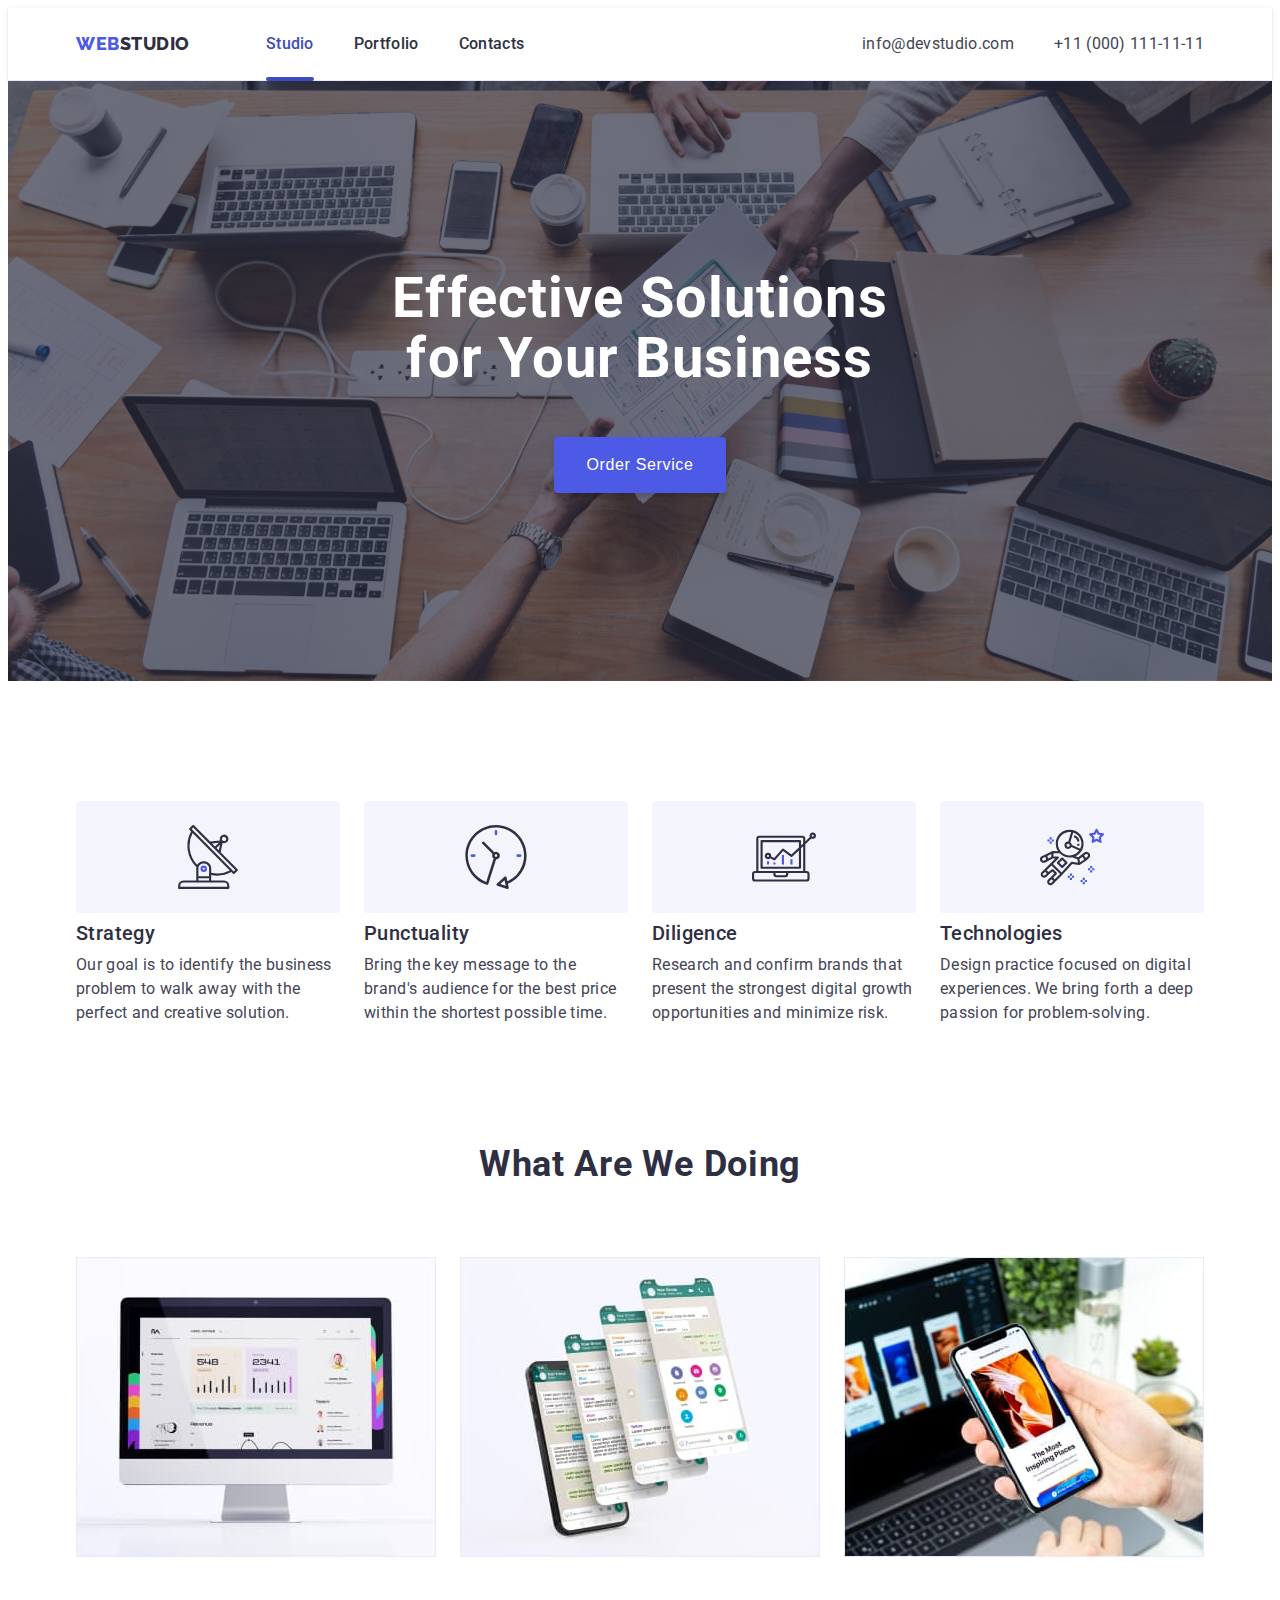
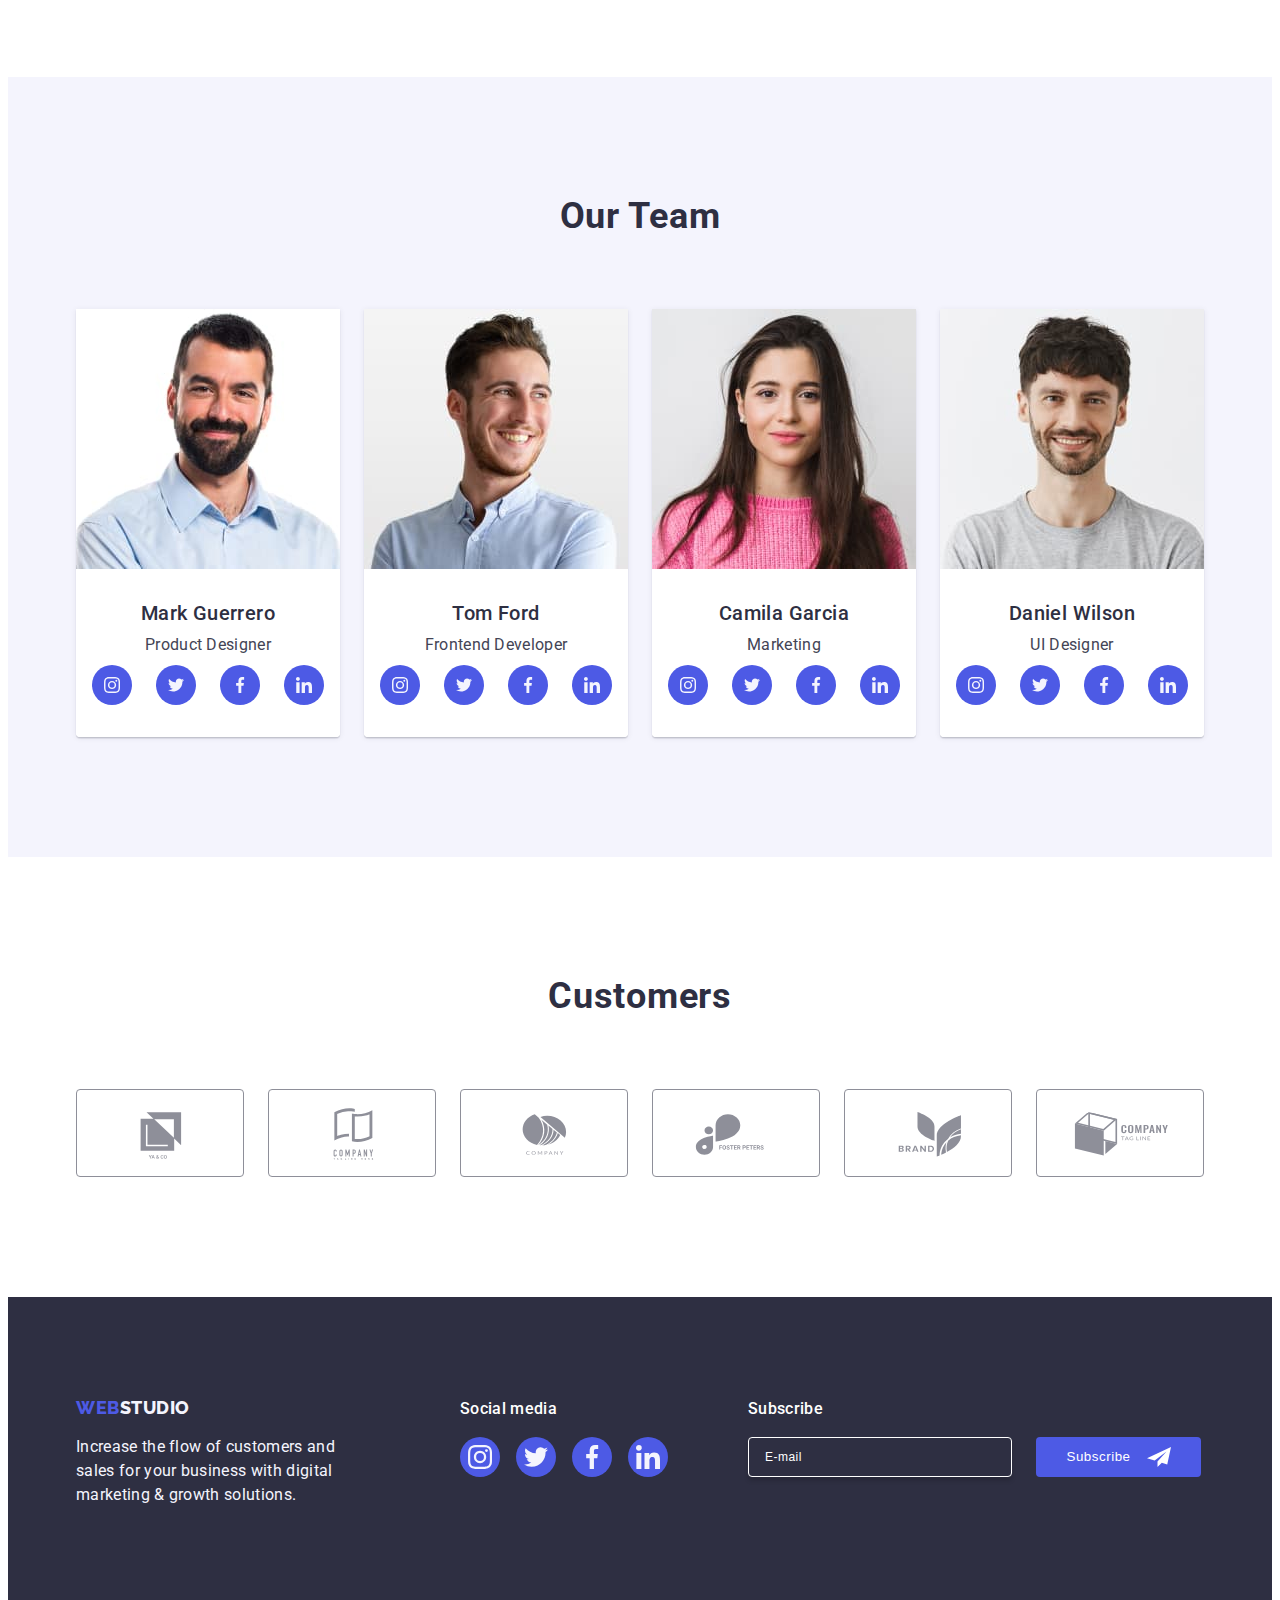
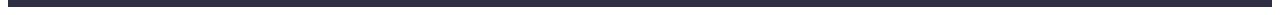
<file: index.html>
<!DOCTYPE html>
<html lang="en">
  <head>
    <meta charset="UTF-8" />
    <meta name="viewport" content="width=device-width, initial-scale=1.0" />
    <title>Web Studio (Version 4.0)</title>
    <link
      rel="stylesheet"
      href="https://cdnjs.cloudflare.com/ajax/libs/modern-normalize/2.0.0/modern-normalize.min.css"
      integrity="sha512-4xo8blKMVCiXpTaLzQSLSw3KFOVPWhm/TRtuPVc4WG6kUgjH6J03IBuG7JZPkcWMxJ5huwaBpOpnwYElP/m6wg=="
      crossorigin="anonymous"
      referrerpolicy="no-referrer"
    />
    <link rel="stylesheet" href="./css/style.css" />
    <link rel="preconnect" href="https://fonts.googleapis.com" />
    <link rel="preconnect" href="https://fonts.gstatic.com" crossorigin />
    <link
      href="https://fonts.googleapis.com/css2?family=Raleway:wght@800&family=Roboto:wght@400;500;700;900&display=swap"
      rel="stylesheet"
    />
  </head>
  <body>
    <!--Header-->

    <header class="header-section">
      <div class="header-container container">
        <nav class="nav">
          <a href="./index.html" class="link logo"
            >Web<span class="logo-part">Studio</span>
          </a>
          <ul class="list nav-list">
            <li class="nav-item">
              <a href="./index.html" class="link nav-list-item current-page"
                >Studio</a
              >
            </li>
            <li class="nav-item">
              <a href="./portfolio.html" class="link nav-list-item"
                >Portfolio</a
              >
            </li>
            <li class="nav-item">
              <a href="" class="link nav-list-item">Contacts</a>
            </li>
          </ul>
        </nav>
        <address class="address">
          <ul class="list address-list">
            <li>
              <a href="mailto:info@devstudio.com" class="link address-list-item"
                >info@devstudio.com</a
              >
            </li>
            <li>
              <a href="tel:+110001111111" class="link address-list-item"
                >+11 (000) 111-11-11</a
              >
            </li>
          </ul>
        </address>
      </div>
    </header>

    <!-- Main info -->
    <main>
      <!-- Hero -->
      <section class="hero">
        <div class="container">
          <h1 class="hero-title">Effective Solutions for Your Business</h1>
          <button type="button" class="hero-btn hero-btn-text" data-modal-open>
            Order Service
          </button>
        </div>
      </section>

      <!-- Company standards -->

      <section class="section section-standatrs">
        <div class="container">
          <h2 class="header-two visually-hidden">Company standards</h2>
          <ul class="standarts-list list">
            <li class="standarts-item">
              <div class="standarts-item-icon-container">
                <svg class="standarts-item-icon" width="64" height="64">
                  <use href="./images/icons.svg#icon-antenna-1"></use>
                </svg>
              </div>
              <h3 class="header-three">Strategy</h3>
              <p class="header-three-desc">
                Our goal is to identify the business problem to walk away with
                the perfect and creative solution.
              </p>
            </li>
            <li class="standarts-item">
              <div class="standarts-item-icon-container">
                <svg class="standarts-item-icon" width="64" height="64">
                  <use href="./images/icons.svg#icon-clock-1"></use>
                </svg>
              </div>
              <h3 class="header-three">Punctuality</h3>
              <p class="header-three-desc">
                Bring the key message to the brand's audience for the best price
                within the shortest possible time.
              </p>
            </li>
            <li class="standarts-item">
              <div class="standarts-item-icon-container">
                <svg class="standarts-item-icon" width="64" height="64">
                  <use href="./images/icons.svg#icon-diagram-1"></use>
                </svg>
              </div>
              <h3 class="header-three">Diligence</h3>
              <p class="header-three-desc">
                Research and confirm brands that present the strongest digital
                growth opportunities and minimize risk.
              </p>
            </li>
            <li class="standarts-item">
              <div class="standarts-item-icon-container">
                <svg class="standarts-item-icon" width="64" height="64">
                  <use href="./images/icons.svg#icon-astronaut-1"></use>
                </svg>
              </div>
              <h3 class="header-three">Technologies</h3>
              <p class="header-three-desc">
                Design practice focused on digital experiences. We bring forth a
                deep passion for problem-solving.
              </p>
            </li>
          </ul>
        </div>
      </section>

      <!-- Company skills -->

      <section class="section">
        <div class="container">
          <h2 class="header-two">What are we doing</h2>
          <ul class="list list-skills">
            <li class="list-skills-item">
              <img
                src="./images/devices/pc.jpg"
                alt="Personal Computer"
                width="360"
              />
            </li>
            <li class="list-skills-item">
              <img src="./images/devices/phone.jpg" alt="Phone" width="360" />
            </li>
            <li class="list-skills-item">
              <img src="./images/devices/laptop.jpg" alt="laptop" width="360" />
            </li>
          </ul>
        </div>
      </section>

      <!-- Team -->

      <section class="section team-section">
        <div class="container">
          <h2 class="header-two">Our Team</h2>
          <ul class="list team-list">
            <li class="team-list-item">
              <img
                src="./images/team/mark.jpg"
                alt="Mark Guerrero"
                width="264"
              />
              <div class="team-content">
                <h3 class="name">Mark Guerrero</h3>
                <p class="pic-desc">Product Designer</p>

                <ul class="socials-list list">
                  <li class="team-social-list-item">
                    <a href="" class="socials-list-link">
                      <svg class="icon-social" width="16" height="16">
                        <use href="./images/icons.svg#icon-instagram-2"></use>
                      </svg>
                    </a>
                  </li>
                  <li class="team-social-list-item">
                    <a href="" class="socials-list-link">
                      <svg class="icon-social" width="16" height="16">
                        <use href="./images/icons.svg#icon-twitter-1"></use>
                      </svg>
                    </a>
                  </li>
                  <li class="team-social-list-item">
                    <a href="" class="socials-list-link">
                      <svg class="icon-social" width="16" height="16">
                        <use href="./images/icons.svg#icon-facebook-1"></use>
                      </svg>
                    </a>
                  </li>
                  <li class="team-social-list-item">
                    <a href="" class="socials-list-link">
                      <svg class="icon-social" width="16" height="16">
                        <use href="./images/icons.svg#icon-linkedin-1"></use>
                      </svg>
                    </a>
                  </li>
                </ul>
              </div>
            </li>
            <li class="team-list-item">
              <img src="./images/team/tom.jpg" alt="Tom Ford" width="264" />
              <div class="team-content">
                <h3 class="name">Tom Ford</h3>
                <p class="pic-desc">Frontend Developer</p>

                <ul class="socials-list list">
                  <li class="team-social-list-item">
                    <a href="" class="socials-list-link">
                      <svg class="icon-social" width="16" height="16">
                        <use href="./images/icons.svg#icon-instagram-2"></use>
                      </svg>
                    </a>
                  </li>
                  <li class="team-social-list-item">
                    <a href="" class="socials-list-link">
                      <svg class="icon-social" width="16" height="16">
                        <use href="./images/icons.svg#icon-twitter-1"></use>
                      </svg>
                    </a>
                  </li>
                  <li class="team-social-list-item">
                    <a href="" class="socials-list-link">
                      <svg class="icon-social" width="16" height="16">
                        <use href="./images/icons.svg#icon-facebook-1"></use>
                      </svg>
                    </a>
                  </li>
                  <li class="team-social-list-item">
                    <a href="" class="socials-list-link">
                      <svg class="icon-social" width="16" height="16">
                        <use href="./images/icons.svg#icon-linkedin-1"></use>
                      </svg>
                    </a>
                  </li>
                </ul>
              </div>
            </li>
            <li class="team-list-item">
              <img
                src="./images/team/camila.jpg"
                alt="Camila Garcia"
                width="264"
              />
              <div class="team-content">
                <h3 class="name">Camila Garcia</h3>
                <p class="pic-desc">Marketing</p>

                <ul class="socials-list list">
                  <li class="team-social-list-item">
                    <a href="" class="socials-list-link">
                      <svg class="icon-social" width="16" height="16">
                        <use href="./images/icons.svg#icon-instagram-2"></use>
                      </svg>
                    </a>
                  </li>
                  <li class="team-social-list-item">
                    <a href="" class="socials-list-link">
                      <svg class="icon-social" width="16" height="16">
                        <use href="./images/icons.svg#icon-twitter-1"></use>
                      </svg>
                    </a>
                  </li>
                  <li class="team-social-list-item">
                    <a href="" class="socials-list-link">
                      <svg class="icon-social" width="16" height="16">
                        <use href="./images/icons.svg#icon-facebook-1"></use>
                      </svg>
                    </a>
                  </li>
                  <li class="team-social-list-item">
                    <a href="" class="socials-list-link">
                      <svg class="icon-social" width="16" height="16">
                        <use href="./images/icons.svg#icon-linkedin-1"></use>
                      </svg>
                    </a>
                  </li>
                </ul>
              </div>
            </li>
            <li class="team-list-item">
              <img
                src="./images/team/daniel.jpg"
                alt="Daniel Wilson"
                width="264"
              />
              <div class="team-content">
                <h3 class="name">Daniel Wilson</h3>
                <p class="pic-desc">UI Designer</p>

                <ul class="socials-list list">
                  <li class="team-social-list-item">
                    <a href="" class="socials-list-link">
                      <svg class="icon-social" width="16" height="16">
                        <use href="./images/icons.svg#icon-instagram-2"></use>
                      </svg>
                    </a>
                  </li>
                  <li class="team-social-list-item">
                    <a href="" class="socials-list-link">
                      <svg class="icon-social" width="16" height="16">
                        <use href="./images/icons.svg#icon-twitter-1"></use>
                      </svg>
                    </a>
                  </li>
                  <li class="team-social-list-item">
                    <a href="" class="socials-list-link">
                      <svg class="icon-social" width="16" height="16">
                        <use href="./images/icons.svg#icon-facebook-1"></use>
                      </svg>
                    </a>
                  </li>
                  <li class="team-social-list-item">
                    <a href="" class="socials-list-link">
                      <svg class="icon-social" width="16" height="16">
                        <use href="./images/icons.svg#icon-linkedin-1"></use>
                      </svg>
                    </a>
                  </li>
                </ul>
              </div>
            </li>
          </ul>
        </div>
      </section>

      <!-- Customers -->
      <section class="customers section">
        <div class="container">
          <h2 class="header-two">Customers</h2>
          <ul class="customers-list list">
            <li class="customers-list-item">
              <a href="" class="customers-link link"
                ><svg class="customers-icon" width="104" height="56">
                  <use href="./images/icons.svg#icon-Logo"></use>
                </svg>
              </a>
            </li>

            <li class="customers-list-item">
              <a href="" class="customers-link link"
                ><svg class="customers-icon" width="104" height="56">
                  <use href="./images/icons.svg#icon-Logo-1"></use>
                </svg>
              </a>
            </li>

            <li class="customers-list-item">
              <a href="" class="customers-link link"
                ><svg class="customers-icon" width="104" height="56">
                  <use href="./images/icons.svg#icon-Logo-2"></use>
                </svg>
              </a>
            </li>

            <li class="customers-list-item">
              <a href="" class="customers-link link"
                ><svg class="customers-icon" width="104" height="56">
                  <use href="./images/icons.svg#icon-Logo-3"></use>
                </svg>
              </a>
            </li>

            <li class="customers-list-item">
              <a href="" class="customers-link link"
                ><svg class="customers-icon" width="104" height="56">
                  <use href="./images/icons.svg#icon-Logo-4"></use>
                </svg>
              </a>
            </li>

            <li class="customers-list-item">
              <a href="" class="customers-link link"
                ><svg class="customers-icon" width="104" height="56">
                  <use href="./images/icons.svg#icon-Logo-5"></use>
                </svg>
              </a>
            </li>
          </ul>
        </div>
      </section>
    </main>

    <!-- Footer -->
    <footer class="footer">
      <div class="footer-container container">
        <div class="footer-desc-wrapper">
          <a class="logo-footer link" href="./index.html"
            >Web<span class="logo-second-part-footer">Studio</span>
          </a>
          <p class="footer-text">
            Increase the flow of customers and sales for your business with
            digital marketing & growth solutions.
          </p>
        </div>
        <div class="footer-social">
          <p class="footer-subtitle">Social media</p>
          <ul class="footer-social-list list">
            <li class="footer-social-list-item">
              <a href="" class="footer-social-link">
                <svg class="footer-icon-social" width="24" height="24">
                  <use href="./images/icons.svg#icon-instagram-2"></use>
                </svg>
              </a>
            </li>
            <li class="footer-social-list-item">
              <a href="" class="footer-social-link">
                <svg class="footer-icon-social" width="24" height="24">
                  <use href="./images/icons.svg#icon-twitter-1"></use>
                </svg>
              </a>
            </li>
            <li class="footer-social-list-item">
              <a href="" class="footer-social-link">
                <svg class="footer-icon-social" width="24" height="24">
                  <use href="./images/icons.svg#icon-facebook-1"></use>
                </svg>
              </a>
            </li>

            <li class="footer-social-list-item">
              <a href="" class="footer-social-link">
                <svg class="footer-icon-social" width="24" height="24">
                  <use href="./images/icons.svg#icon-linkedin-1"></use>
                </svg>
              </a>
            </li>
          </ul>
        </div>

        <div class="footer-form-container">
          <p class="footer-form-subtitle">Subscribe</p>
          <form class="footer-form">
            <label class="footer-form-label" for="subscribe-email">
              <input
                class="footer-form-input"
                type="email"
                name="email"
                placeholder="E-mail"
                id="subscribe-email"
              />
            </label>

            <button class="footer-form-btn" type="submit">
              Subscribe
              <svg class="footer-btn-icon" width="24" height="24">
                <use href="./images/icons.svg#icon-Frame"></use>
              </svg>
            </button>
          </form>
        </div>
      </div>
    </footer>

    <!-- modal -->

    <div class="backdrop is-hidden" data-modal>
      <div class="modal" data-modal>
        <button class="modal-close-btn" type="button" data-modal-close>
          <svg class="icon-close" width="8" height="8">
            <use href="./images/icons.svg#icon-close"></use>
          </svg>
        </button>
        <p class="modal-title">Leave your contacts and we will call you back</p>

        <form class="modal-form" name="callback-form">
          <div class="modal-form-input-wrapper">
            <label class="modal-form-label" for="user-name">Name</label>
            <div class="modal-form-field">
              <input
                class="modal-form-input"
                type="text"
                name="user-name"
                id="user-name"
                placeholder=""
              />
              <svg class="modal-input-icon" width="18" height="24">
                <use href="./images/icons.svg#icon-person-black"></use>
              </svg>
            </div>
          </div>
          <div class="modal-form-input-wrapper">
            <label class="modal-form-label" for="user-phone">Phone</label>
            <div class="modal-form-field">
              <input
                class="modal-form-input"
                type="tel"
                name="user-phone"
                id="user-phone"
                placeholder=""
              />
              <svg class="modal-input-icon" width="18" height="24">
                <use href="./images/icons.svg#icon-phone-black"></use>
              </svg>
            </div>
          </div>

          <div class="modal-form-input-wrapper">
            <label class="modal-form-label" for="user-email">Email</label>
            <div class="modal-form-field">
              <input
                class="modal-form-input"
                type="email"
                name="user-email"
                id="user-email"
                placeholder=""
              />
              <svg class="modal-input-icon" width="18" height="24">
                <use href="./images/icons.svg#icon-email-black"></use>
              </svg>
            </div>
          </div>
          <div class="modal-form-comment-wrapper">
            <label class="modal-form-label" for="user-comment"> Comment</label>
            <textarea
              class="modal-form-comment"
              name="user-comment"
              id="user-comment"
              rows="4"
              placeholder="Text input"
            ></textarea>
          </div>

          <div class="modal-form-agreement-wrapper">
            <input
              class="modal-form-agreement-input visually-hidden"
              type="checkbox"
              id="user-privacy"
              name="user-privacy"
              value="true"
            />
            <label class="modal-form-agreement" for="user-privacy">
              <span class="modal-agreement-checkbox">
                <svg class="modal-checkbox-icon" width="10" height="8">
                  <use href="./images/icons.svg#icon-Property-1click"></use>
                </svg>
              </span>
              I accept the terms and conditions of the
              <a
                class="modal-form-link"
                href=""
                target="_blank"
                rel="noreferrer noopener"
                >Privacy Policy</a
              >
            </label>
          </div>
          <button class="modal-send-btn" type="submit">Send</button>
        </form>
      </div>
    </div>
    <script src="./js/modal.js"></script>
  </body>
</html>
</file>
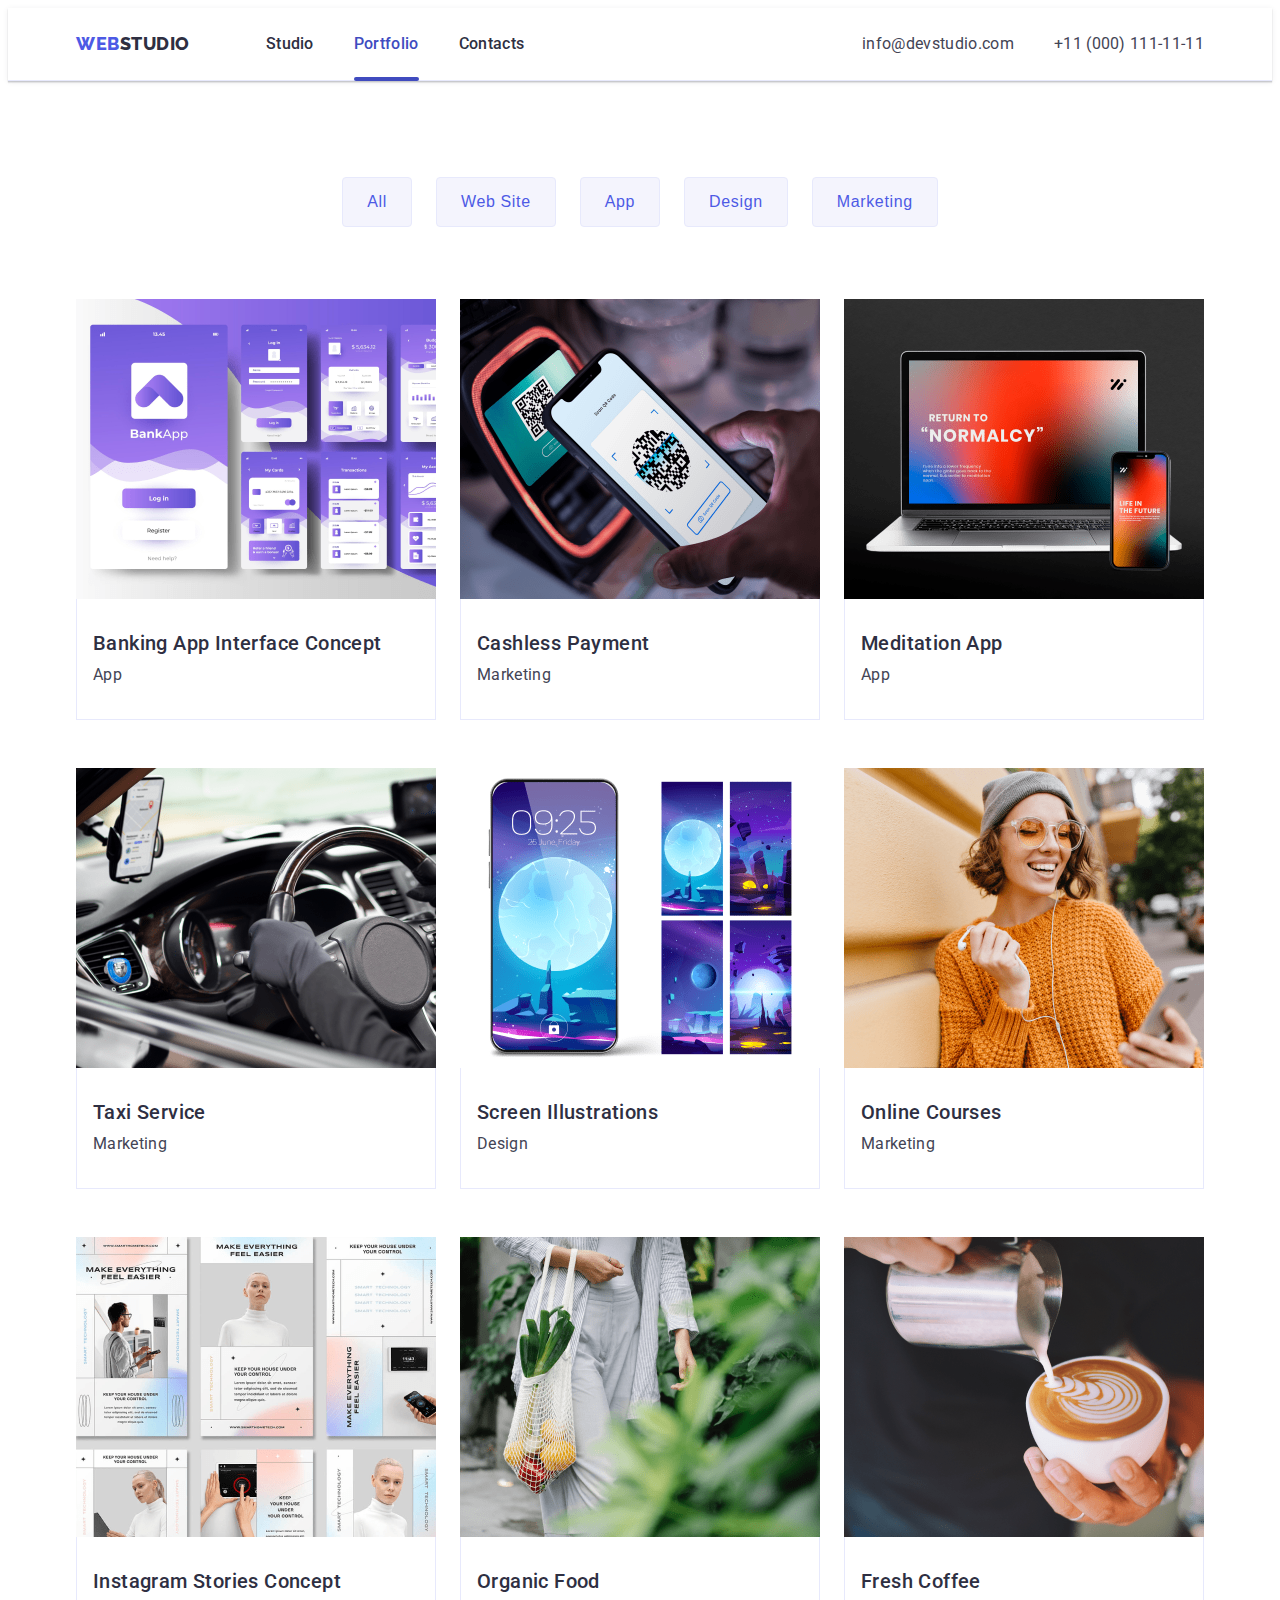
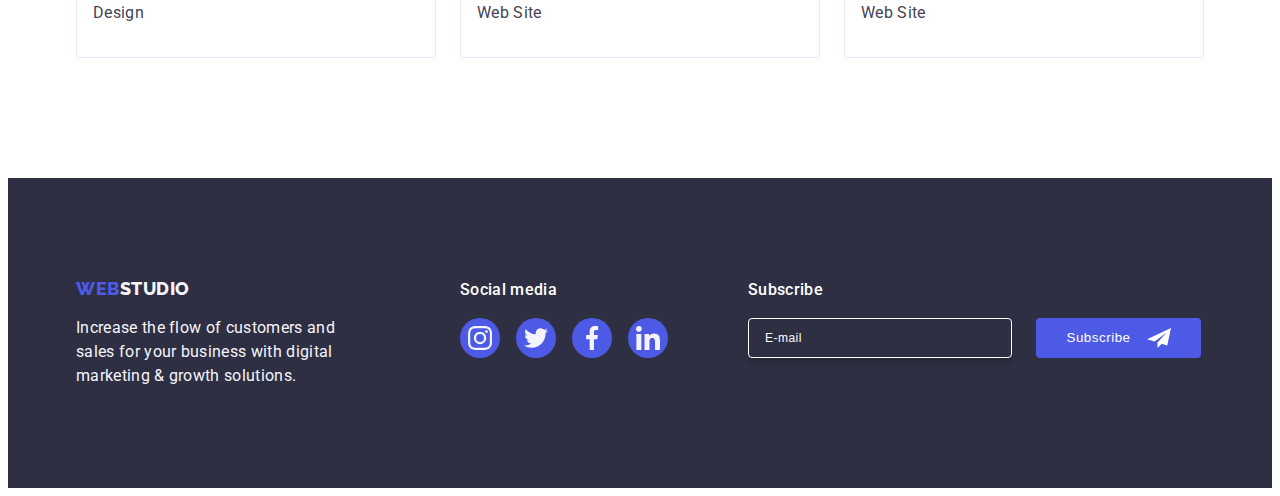
<file: portfolio.html>
<!DOCTYPE html>
<html lang="en">
  <head>
    <meta charset="UTF-8" />
    <meta name="viewport" content="width=device-width, initial-scale=1.0" />
    <title>Portfolio</title>
    <link
      rel="stylesheet"
      href="https://cdnjs.cloudflare.com/ajax/libs/modern-normalize/2.0.0/modern-normalize.min.css"
      integrity="sha512-4xo8blKMVCiXpTaLzQSLSw3KFOVPWhm/TRtuPVc4WG6kUgjH6J03IBuG7JZPkcWMxJ5huwaBpOpnwYElP/m6wg=="
      crossorigin="anonymous"
      referrerpolicy="no-referrer"
    />
    <link rel="stylesheet" href="./css/style.css" />
    <link rel="preconnect" href="https://fonts.googleapis.com" />
    <link rel="preconnect" href="https://fonts.gstatic.com" crossorigin />
    <link
      href="https://fonts.googleapis.com/css2?family=Raleway:wght@800&family=Roboto:wght@400;500;700;900&display=swap"
      rel="stylesheet"
    />
  </head>
  <body>
    <!-- Header -->
    <header class="header-section">
      <div class="header-container container">
        <nav class="nav">
          <a href="./index.html" class="link logo"
            >Web<span class="logo-part">Studio</span>
          </a>
          <ul class="list nav-list">
            <li class="nav-item">
              <a href="./index.html" class="link nav-list-item">Studio</a>
            </li>
            <li class="nav-item">
              <a href="./portfolio.html" class="link nav-list-item current-page"
                >Portfolio</a
              >
            </li>
            <li class="nav-item">
              <a href="" class="link nav-list-item">Contacts</a>
            </li>
          </ul>
        </nav>
        <address class="address">
          <ul class="list address-list">
            <li>
              <a href="mailto:info@devstudio.com" class="link address-list-item"
                >info@devstudio.com</a
              >
            </li>
            <li>
              <a href="tel:+110001111111" class="link address-list-item"
                >+11 (000) 111-11-11</a
              >
            </li>
          </ul>
        </address>
      </div>
    </header>
    <main>
      <!-- Filters -->
      <section class="gallery">
        <div class="container">
          <h1 class="visually-hidden">Portfolio</h1>
          <ul class="filter-list list">
            <li><button type="button" class="filter-item">All</button></li>
            <li><button type="button" class="filter-item">Web Site</button></li>
            <li><button type="button" class="filter-item">App</button></li>
            <li><button type="button" class="filter-item">Design</button></li>
            <li>
              <button type="button" class="filter-item">Marketing</button>
            </li>
          </ul>
          <!-- Gallery -->
          <ul class="gallery-list list">
            <li class="gallery-item link">
              <a href="/" class="gallery-item-link link">
                <div class="gallery-item-wrapper">
                  <img
                    src="./images/row1/img2.jpg"
                    alt="Banking App Interface"
                    width="360"
                    height="360"
                  />
                  <p class="gallery-item-text">
                    14 Stylish and User-Friendly App Design Concepts · Task
                    Manager App · Calorie Tracker App · Exotic Fruit Ecommerce
                    App · Cloud Storage App
                  </p>
                </div>

                <div class="gallery-content">
                  <h2 class="header-three">Banking App Interface Concept</h2>
                  <p class="header-three-desc">App</p>
                </div>
              </a>
            </li>
            <li class="gallery-item link">
              <a href="/" class="gallery-item-link link">
                <div class="gallery-item-wrapper">
                  <img
                    src="./images/row1/img1.jpg"
                    alt="Cashless Payment"
                    width="360"
                    height="360"
                  />
                  <p class="gallery-item-text">
                    14 Stylish and User-Friendly App Design Concepts · Task
                    Manager App · Calorie Tracker App · Exotic Fruit Ecommerce
                    App · Cloud Storage App
                  </p>
                </div>
                <div class="gallery-content">
                  <h2 class="header-three">Cashless Payment</h2>
                  <p class="header-three-desc">Marketing</p>
                </div>
              </a>
            </li>
            <li class="gallery-item link">
              <a href="/" class="gallery-item-link link"
                ><div class="gallery-item-wrapper">
                  <img
                    src="./images/row1/img.jpg"
                    alt="Meditation App"
                    width="360"
                    height="360"
                  />
                  <p class="gallery-item-text">
                    14 Stylish and User-Friendly App Design Concepts · Task
                    Manager App · Calorie Tracker App · Exotic Fruit Ecommerce
                    App · Cloud Storage App
                  </p>
                </div>
                <div class="gallery-content">
                  <h2 class="header-three">Meditation App</h2>
                  <p class="header-three-desc">App</p>
                </div>
              </a>
            </li>
            <li class="gallery-item link">
              <a href="/" class="gallery-item-link link">
                <div class="gallery-item-wrapper">
                  <img
                    src="./images/row2/img2.jpg"
                    alt="Taxi Service"
                    width="360"
                    height="360"
                  />
                  <p class="gallery-item-text">
                    14 Stylish and User-Friendly App Design Concepts · Task
                    Manager App · Calorie Tracker App · Exotic Fruit Ecommerce
                    App · Cloud Storage App
                  </p>
                </div>
                <div class="gallery-content">
                  <h2 class="header-three">Taxi Service</h2>
                  <p class="header-three-desc">Marketing</p>
                </div>
              </a>
            </li>
            <li class="gallery-item link">
              <a href="/" class="gallery-item-link link">
                <div class="gallery-item-wrapper">
                  <img
                    src="./images/row2/img1.jpg"
                    alt="Screen Illustrations"
                    width="360"
                    height="360"
                  />
                  <p class="gallery-item-text">
                    14 Stylish and User-Friendly App Design Concepts · Task
                    Manager App · Calorie Tracker App · Exotic Fruit Ecommerce
                    App · Cloud Storage App
                  </p>
                </div>
                <div class="gallery-content">
                  <h2 class="header-three">Screen Illustrations</h2>
                  <p class="header-three-desc">Design</p>
                </div>
              </a>
            </li>
            <li class="gallery-item link">
              <a href="/" class="gallery-item-link link">
                <div class="gallery-item-wrapper">
                  <img
                    src="./images/row2/img.jpg"
                    alt="Online Courses"
                    width="360"
                    height="360"
                  />
                  <p class="gallery-item-text">
                    14 Stylish and User-Friendly App Design Concepts · Task
                    Manager App · Calorie Tracker App · Exotic Fruit Ecommerce
                    App · Cloud Storage App
                  </p>
                </div>
                <div class="gallery-content">
                  <h2 class="header-three">Online Courses</h2>
                  <p class="header-three-desc">Marketing</p>
                </div>
              </a>
            </li>
            <li class="gallery-item link">
              <a href="/" class="gallery-item-link link">
                <div class="gallery-item-wrapper">
                  <img
                    src="./images/row3/img2.jpg"
                    alt="Instagram Stories"
                    width="360"
                    height="360"
                  />
                  <p class="gallery-item-text">
                    14 Stylish and User-Friendly App Design Concepts · Task
                    Manager App · Calorie Tracker App · Exotic Fruit Ecommerce
                    App · Cloud Storage App
                  </p>
                </div>
                <div class="gallery-content">
                  <h2 class="header-three">Instagram Stories Concept</h2>
                  <p class="header-three-desc">Design</p>
                </div>
              </a>
            </li>
            <li class="gallery-item link">
              <a href="/" class="gallery-item-link link">
                <div class="gallery-item-wrapper">
                  <img
                    src="./images/row3/img1.jpg"
                    alt="Organic Food"
                    width="360"
                    height="360"
                  />
                  <p class="gallery-item-text">
                    14 Stylish and User-Friendly App Design Concepts · Task
                    Manager App · Calorie Tracker App · Exotic Fruit Ecommerce
                    App · Cloud Storage App
                  </p>
                </div>
                <div class="gallery-content">
                  <h2 class="header-three">Organic Food</h2>
                  <p class="header-three-desc">Web Site</p>
                </div>
              </a>
            </li>
            <li class="gallery-item link">
              <a href="/" class="gallery-item-link link">
                <div class="gallery-item-wrapper">
                  <img
                    src="./images/row3/img.jpg"
                    alt="Fresh Coffee"
                    width="360"
                    height="360"
                  />
                  <p class="gallery-item-text">
                    14 Stylish and User-Friendly App Design Concepts · Task
                    Manager App · Calorie Tracker App · Exotic Fruit Ecommerce
                    App · Cloud Storage App
                  </p>
                </div>
                <div class="gallery-content">
                  <h2 class="header-three">Fresh Coffee</h2>
                  <p class="header-three-desc">Web Site</p>
                </div>
              </a>
            </li>
          </ul>
        </div>
      </section>
    </main>

    <!-- Footer -->
    <footer class="footer">
      <div class="footer-container container">
        <div class="footer-desc-wrapper">
          <a class="logo-footer link" href="./index.html"
            >Web<span class="logo-second-part-footer">Studio</span>
          </a>
          <p class="footer-text">
            Increase the flow of customers and sales for your business with
            digital marketing & growth solutions.
          </p>
        </div>
        <div class="footer-social">
          <p class="footer-subtitle">Social media</p>
          <ul class="footer-social-list list">
            <li class="footer-social-list-item">
              <a href="" class="footer-social-link">
                <svg class="footer-icon-social" width="24" height="24">
                  <use href="./images/icons.svg#icon-instagram-2"></use>
                </svg>
              </a>
            </li>
            <li class="footer-social-list-item">
              <a href="" class="footer-social-link">
                <svg class="footer-icon-social" width="24" height="24">
                  <use href="./images/icons.svg#icon-twitter-1"></use>
                </svg>
              </a>
            </li>
            <li class="footer-social-list-item">
              <a href="" class="footer-social-link">
                <svg class="footer-icon-social" width="24" height="24">
                  <use href="./images/icons.svg#icon-facebook-1"></use>
                </svg>
              </a>
            </li>

            <li class="footer-social-list-item">
              <a href="" class="footer-social-link">
                <svg class="footer-icon-social" width="24" height="24">
                  <use href="./images/icons.svg#icon-linkedin-1"></use>
                </svg>
              </a>
            </li>
          </ul>
        </div>
        <div class="footer-form-container">
          <p class="footer-form-subtitle">Subscribe</p>
          <form class="footer-form">
            <label class="footer-form-label" for="subscribe-email">
              <input
                name="email"
                class="footer-form-input"
                type="email"
                placeholder="E-mail"
                id="subscribe-email"
              />
            </label>

            <button class="footer-form-btn" type="submit">
              Subscribe
              <svg class="footer-btn-icon" width="24" height="24">
                <use href="./images/icons.svg#icon-Frame"></use>
              </svg>
            </button>
          </form>
        </div>
      </div>
    </footer>
  </body>
</html>
</file>
<file: css/style.css>
/* Variables */
:root {
  /* Fonts */
  --primary-font: "Roboto";
  --logo-font: "Raleway";

  /* Navy blue */
  --brand-color: #2e2f42;

  /* Slate */
  --secondary-color: #434455;

  /* Ocean */
  --action-color: #404bbf;

  /* Iris */
  --logo-color: #4d5ae5;

  /* Cloud */
  --logo-second-color: #f4f4fd;

  /* Accent */
  --accent-color: #e7e9fc;

  /* White */
  --white-color: #ffffff;
}

body {
  font-family: "Roboto", sans-serif;
  color: var(--secondary-color);
  background-color: var(--white-color);
}

*,
*::before,
*::after {
  box-sizing: border-box;
}

h1,
h2,
h3,
h4,
h5,
h6,
p {
  margin: 0;
}

.list {
  list-style: none;
  margin: 0;
  padding-left: 0;
}
img {
  display: block;
  max-width: 100%;
  height: auto;
}

.section {
  padding-bottom: 120px;
}

/* Header */

.header-section {
  border-bottom: 1px solid var(--accent-color);
  box-shadow: 0px 2px 1px rgba(46, 47, 66, 0.08),
    0px 1px 1px rgba(46, 47, 66, 0.16), 0px 1px 6px rgba(46, 47, 66, 0.08);
}

.header-container {
  display: flex;
  align-items: center;
}

.nav {
  display: flex;
  align-items: center;
}

.nav-list {
  display: flex;
  gap: 40px;
}

.logo {
  font-family: "Raleway", sans-serif;
  font-weight: 800;
  font-size: 18px;
  line-height: 1.17;
  letter-spacing: 0.03em;
  text-transform: uppercase;
  color: var(--logo-color);
  margin-right: 76px;
}

.logo-part {
  color: var(--brand-color);
  font-family: Raleway;
  line-height: 1.16;
  letter-spacing: 0.03em;
  text-transform: uppercase;
}
.address-list {
  display: flex;
  gap: 40px;
}

/* Navigation */
.link {
  text-decoration: none;
}
.nav-list {
  color: var(--brand-color);
  font-size: 16px;
  font-weight: 500;
  line-height: 1.5;
  letter-spacing: 0.02em;
  font-style: normal;
}

.nav-list-item {
  color: var(--brand-color);
  padding: 24px 0;
  display: block;
  transition: color 250ms cubic-bezier(0.4, 0, 0.2, 1);
}
.nav-list-item:hover,
.nav-list-item:focus {
  color: var(--action-color);
}

.current-page {
  color: var(--action-color);
  position: relative;
}

.current-page::after {
  width: 100%;
  content: "";
  position: absolute;
  left: 0;
  bottom: -1px;
  height: 4px;
  background-color: var(--action-color);
  border-radius: 2px;
  transition: border-radius 2px;
}

/* Address */
.address {
  font-style: normal;
  margin-left: auto;
}
.address-list {
  color: var(--secondary-color);
  font-size: 16px;
  font-weight: 400;
  line-height: 1.5;
  letter-spacing: 0.02em;
  font-style: normal;
}

.address-list-item {
  color: var(--secondary-color);
  font-style: initial;
  transition: color 250ms cubic-bezier(0.4, 0, 0.2, 1);
}
.address-list-item:hover,
.address-list-item:focus {
  color: var(--action-color);
}

/* Main info */
.container {
  max-width: 1158px;
  padding-left: 15px;
  padding-right: 15px;
  margin: 0 auto;
}

/* Hero */
.hero {
  max-width: 1440px;
  margin: 0 auto;
  background: var(--brand-color);
  background-image: linear-gradient(
      rgba(46, 47, 66, 0.7),
      rgba(46, 47, 66, 0.7)
    ),
    url(../images/hero/hero_bg.jpg);
  text-align: center;
  padding: 188px 0;
  background-size: cover;
  background-repeat: no-repeat;
  background-position: center;
}

.hero-title {
  max-width: 496px;
  margin: 0 auto;
  margin-bottom: 48px;
  color: var(--white-color);
  text-align: center;
  font-size: 56px;
  font-weight: 700;
  letter-spacing: 0.02em;
  line-height: 1.07;
}
.hero-btn {
  display: block;
  margin: 0 auto;
  min-width: 169px;
  background: var(--logo-color);
  letter-spacing: 0.04em;
  cursor: pointer;
  border: 0;
  border-radius: 4px;
  box-shadow: 0px 4px 4px 0px rgba(0, 0, 0, 0.15);
  transition: background-color 250ms cubic-bezier(0.4, 0, 0.2, 1);
}
.hero-btn-text {
  color: var(--white-color);
  font-size: 16px;
  font-weight: 500;
  line-height: 1.5;
  padding: 16px 32px;
}

.hero-btn:hover,
.hero-btn:focus {
  background-color: var(--action-color);
  transition: color 250ms cubic-bezier(0.4, 0, 0.2, 1);
}

/* Modal */

.backdrop {
  position: fixed;
  top: 0;
  left: 0;
  width: 100%;
  height: 100%;
  background-color: rgba(46, 47, 66, 0.4);
  transition: opacity 250ms cubic-bezier(0.4, 0, 0.2, 1),
    visibility 250ms cubic-bezier(0.4, 0, 0.2, 1);
}

.modal {
  position: absolute;
  top: 50%;
  left: 50%;
  transform: translate(-50%, -50%) scale(1);
  width: 408px;
  min-height: 584px;
  padding: 72px 24px 24px 24px;
  background: #fcfcfc;
  box-shadow: 0px 1px 1px rgba(0, 0, 0, 0.14), 0px 1px 3px rgba(0, 0, 0, 0.12),
    0px 2px 1px rgba(0, 0, 0, 0.2);
  border-radius: 4px;
  transition: transform 250ms cubic-bezier(0.4, 0, 0.2, 1);
}

.modal-close-btn {
  position: absolute;
  top: 24px;
  right: 24px;
  width: 24px;
  height: 24px;
  border-radius: 50%;
  display: flex;
  justify-content: center;
  align-items: center;
  background-color: var(--accent-color);
  border: 1px solid rgba(0, 0, 0, 0.1);
  padding: 0;
  cursor: pointer;
  transition: background-color 250ms cubic-bezier(0.4, 0, 0.2, 1),
    border 250ms cubic-bezier(0.4, 0, 0.2, 1);
}

.modal-close-btn:hover,
.modal-close-btn:focus {
  background-color: var(--action-color);
  border: none;
  fill: var(--white-color);
}

.icon-close {
  transition: fill 250ms cubic-bezier(0.4, 0, 0.2, 1);
}

.is-hidden {
  opacity: 0;
  visibility: hidden;
  pointer-events: none;
}

.modal-title {
  display: block;
  width: 360px;
  color: var(--brand-color);
  text-align: center;
  font-weight: 500;
  line-height: 1.5;
  letter-spacing: 0.02em;
  margin-bottom: 16px;
}

.modal-form {
}

.modal-form-input-wrapper {
  margin-bottom: 8px;
}

.modal-form-label {
  display: block;
  margin-bottom: 4px;
  font-size: 12px;
  line-height: 1.17;
  letter-spacing: 0.04em;
  color: #8e8f99;
}

.modal-form-field {
  position: relative;
}

.modal-form-input {
  width: 100%;
  height: 40px;

  border-radius: 4px;
  border: 1px solid rgba(46, 47, 66, 0.4);
  background-color: transparent;
  padding: 8px 16px;
  padding-left: 38px;
  outline: transparent;
  transition: border-color 250ms cubic-bezier(0.4, 0, 0.2, 1);
}

.modal-form-input:focus {
  border-color: var(--logo-color);
}

.modal-input-icon {
  position: absolute;
  top: 50%;
  left: 16px;
  transform: translateY(-50%);
  fill: var(--brand-color);
  pointer-events: none;
  transition: fill 250ms cubic-bezier(0.4, 0, 0.2, 1);
}

.modal-form-input:focus + .modal-input-icon {
  fill: var(--logo-color);
}

.modal-form-comment-wrapper {
  margin-bottom: 16px;
}

.modal-form-comment {
  width: 100%;
  height: 120px;
  display: block;
  border-radius: 4px;
  border: 1px solid rgba(46, 47, 66, 0.4);
  outline: transparent;
  background-color: transparent;
  resize: none;
  padding: 8px 16px;
  transition: border-color 250ms cubic-bezier(0.4, 0, 0.2, 1);
  color: rgba(46, 47, 66, 0.4);
  font-size: 12px;
  line-height: 1.17;
  letter-spacing: 0.04em;
}

.modal-form-comment:focus {
  border-color: var(--logo-color);
}

.modal-form-agreement-wrapper {
  margin-bottom: 24px;
}
.modal-form-agreement-input {
}

.modal-form-agreement {
  display: block;
  font-size: 12px;
  line-height: 1.17;
  letter-spacing: 0.04em;
  color: #8e8f99;
}

.modal-agreement-checkbox {
  display: inline-flex;
  align-items: center;
  justify-content: center;
  width: 16px;
  height: 16px;
  margin-right: 8px;
  border-width: 1px;
  fill: transparent;
  border: 1px solid rgba(46, 47, 66, 0.4);
  border-radius: 2px;
  color: transparent;
  transition: background-color 250ms cubic-bezier(0.4, 0, 0.2, 1),
    border 250ms cubic-bezier(0.4, 0, 0.2, 1),
    fill 250ms cubic-bezier(0.4, 0, 0.2, 1);
}
.modal-checkbox-icon {
}
.modal-form-link {
  color: var(--logo-color);
}

.modal-form-agreement-input:checked
  + .modal-form-agreement
  > .modal-agreement-checkbox {
  background-color: var(--action-color);
  border: none;
  fill: var(--logo-second-color);
}

.modal-send-btn {
  display: block;
  margin: 0 auto;
  min-width: 169px;
  border-radius: 4px;
  border: none;
  background: var(--logo-color);
  box-shadow: 0px 4px 4px 0px rgba(0, 0, 0, 0.15);
  color: var(--white-color);
  text-align: center;
  font-family: "Roboto", sans-serif;
  font-weight: 500;
  line-height: 1.5;
  letter-spacing: 0.04em;
  cursor: pointer;
  padding: 16px 32px;
  transition: background-color 250ms cubic-bezier(0.4, 0, 0.2, 1);
}

.modal-send-btn:hover,
.modal-send-btn:focus {
  background-color: var(--action-color);
}

/* Company standarts*/

.section-standatrs {
  padding-top: 120px;
  padding-bottom: 120px;
}

.standarts-list {
  display: flex;
  gap: 24px;
}

.standarts-item {
  width: calc((100% - 72px) / 4);
  flex-grow: 0;
}

.standarts-item-icon-container {
  display: flex;
  justify-content: center;
  align-items: center;

  background: var(--logo-second-color);
  width: 264px;
  height: 112px;
  margin-bottom: 8px;
  border-radius: 4px;
}
.standarts-item-icon {
}

.header-two {
  margin-bottom: 72px;
  color: var(--brand-color);
  text-align: center;
  font-size: 36px;
  font-weight: 700;
  line-height: 1.11;
  text-transform: capitalize;
  letter-spacing: 0.02em;
}

.visually-hidden {
  position: absolute;
  width: 1px;
  height: 1px;
  margin: -1px;
  border: 0;
  padding: 0;
  white-space: nowrap;
  clip-path: inset(100%);
  clip: rect(0 0 0 0);
  overflow: hidden;
}

.header-three {
  margin-bottom: 8px;
  color: var(--brand-color);
  font-size: 20px;
  font-weight: 500;
  line-height: 1.2;
  letter-spacing: 0.02em;
}

/* Company skills */

.list-skills {
  display: flex;
  gap: 24px;
}
.list-skills-item {
}

/* Team-section */
.team-list-item {
  background-color: var(--white-color);
  border-radius: 0px 0px 4px 4px;
  box-shadow: 0px 2px 1px 0px rgba(46, 47, 66, 0.08),
    0px 1px 1px 0px rgba(46, 47, 66, 0.16),
    0px 1px 6px 0px rgba(46, 47, 66, 0.08);
}

.header-three-desc {
  color: var(--secondary-color);
  font-size: 16px;
  line-height: 1.5;
  letter-spacing: 0.02em;
}

.pic-desc {
  color: var(--secondary-color);
  font-size: 16px;
  line-height: 1.5;
  letter-spacing: 0.02em;
  margin-bottom: 8px;
}

.team-content {
  padding: 32px 0;
  background-color: var(--white-color);
  border-radius: 0px 0px 4px 4px;
  text-align: center;
}

.team-section {
  padding-top: 120px;
  background-color: var(--logo-second-color);
}

.team-social-list-item {
  transition: background-color 250ms cubic-bezier(0.4, 0, 0.2, 1);
}

.socials-list {
  display: flex;
  justify-content: center;
  align-items: center;
  gap: 24px;
}

.socials-list-link {
  display: flex;
  align-items: center;
  justify-content: center;

  padding: 12px;
  width: 40px;
  height: 40px;
  background: var(--logo-color);
  border-radius: 50%;
  transition: background-color 250ms cubic-bezier(0.4, 0, 0.2, 1);
}

.socials-list-link:hover,
.socials-list-link:focus {
  background-color: var(--action-color);
}

.icon-social {
  fill: var(--logo-second-color);
}

.name {
  color: var(--brand-color);
  font-size: 20px;
  font-weight: 500;
  line-height: 1.2;
  letter-spacing: 0.02em;
  margin-bottom: 8px;
}
.team-list {
  display: flex;
  gap: 24px;
}

/* Customers */
.customers {
  padding: 120px 0;
}

.customers-list {
  display: flex;
  justify-content: center;
  gap: 24px;
}
.customers-list-item {
  display: flex;
  width: calc((100% - 120px) / 6);
  height: 88px;
}
.customers-link {
  width: 100%;
  height: 100%;
  display: flex;
  justify-content: center;
  align-items: center;
  padding: 16px 32px;
  color: #8e8f99;
  border: 1px solid #8e8f99;
  border-radius: 4px;
  transition: border-color 250ms cubic-bezier(0.4, 0, 0.2, 1),
    color 250ms cubic-bezier(0.4, 0, 0.2, 1);
}
.customers-list-item .customers-icon {
  fill: currentColor;
}

.customers-list .customers-link:is(:hover, :focus) {
  border-color: var(--action-color);
  color: var(--action-color);
}

/* Filter */
.filter-list {
  display: flex;
  justify-content: center;
  gap: 24px;
  margin-bottom: 72px;
}

.filter-item {
  border: 1px solid var(--accent-color);
  border-radius: 4px;
  background: var(--logo-second-color);
  cursor: pointer;
  font-weight: 500;
  font-size: 16px;
  line-height: 1.5;
  letter-spacing: 0.04em;
  color: var(--logo-color);
  padding: 12px 24px;
  transition: color 250ms cubic-bezier(0.4, 0, 0.2, 1),
    background-color 250ms cubic-bezier(0.4, 0, 0.2, 1),
    border-color 250ms cubic-bezier(0.4, 0, 0.2, 1),
    box-shadow 250ms cubic-bezier(0.4, 0, 0.2, 1);
}

.filter-item:hover,
.filter-item:focus {
  background: var(--action-color);
  color: var(--white-color);
  border: 1px solid transparent;
  box-shadow: 0px 3px 1px rgba(0, 0, 0, 0.1), 0px 2px 1px rgba(0, 0, 0, 0.08),
    0px 2px 2px rgba(0, 0, 0, 0.12);
}

/* Gallery */
.gallery {
  padding-top: 96px;
  padding-bottom: 120px;
}

.gallery-content {
  padding: 32px 16px;
  border: 1px solid var(--accent-color);
  border-top: none;
}

.gallery-list {
  display: flex;
  flex-wrap: wrap;
  justify-content: center;
  column-gap: 24px;
  row-gap: 48px;
}
.gallery-item {
  width: calc((100% - 48px) / 3);
  height: calc((100% - 24px) / 3);
}

.gallery-item-link {
  display: block;
  transition: box-shadow 250ms cubic-bezier(0.4, 0, 0.2, 1);
}

.gallery-item-link:is(:hover, :focus) {
  border-radius: 0px 0px 4px 4px;
  background: var(--white-color);
  box-shadow: 0px 2px 1px 0px rgba(46, 47, 66, 0.08),
    0px 1px 1px 0px rgba(46, 47, 66, 0.16),
    0px 1px 6px 0px rgba(46, 47, 66, 0.08);
}

.gallery-item-link:hover .gallery-item-text,
.gallery-item-link:focus .gallery-item-text {
  transform: translateY(0%);
}

.gallery-item-wrapper {
  position: relative;
  overflow: hidden;
}

.gallery-item-text {
  position: absolute;
  top: 0;
  width: 100%;
  height: 100%;
  font-size: 16px;
  line-height: 1.5;
  letter-spacing: 0.02em;

  color: var(--logo-second-color);
  padding: 40px 32px;
  background-color: var(--logo-color);
  transform: translateY(100%);
  transition: transform 250ms cubic-bezier(0.4, 0, 0.2, 1);
}

/* Footer */
.footer {
  background-color: var(--brand-color);
  padding: 100px 0;
}

.footer-container {
  display: flex;
  align-items: baseline;
}

.footer-desc-wrapper {
  margin-right: 120px;
}

.logo-footer {
  display: block;
  font-family: "Raleway", sans-serif;
  font-weight: 800;
  font-size: 18px;
  line-height: 1.17;
  letter-spacing: 0.03em;
  text-transform: uppercase;
  color: var(--logo-color);
  margin-bottom: 16px;
  display: inline-block;
}

.logo-second-part-footer {
  color: var(--logo-second-color);
  font-size: 18px;
  font-weight: 800;
  line-height: 1.16;
  letter-spacing: 0.03em;
  text-transform: uppercase;
  margin-bottom: 16px;
}

.footer-text {
  color: var(--logo-second-color);
  font-size: 16px;
  line-height: 1.5;
  letter-spacing: 0.02em;
  width: 264px;
}

.footer-subtitle {
  margin-bottom: 16px;
  font-weight: 500;
  font-size: 16px;
  line-height: 1.5;
  letter-spacing: 0.02em;
  color: var(--white-color);
}

.footer-social {
  margin-right: 80px;
}

.footer-social-list {
  display: flex;
  gap: 16px;
}

.footer-social-list-item {
  display: flex;
  width: 40px;
  height: 40px;
}

.footer-social-link {
  display: flex;
  justify-content: center;
  align-items: center;

  width: 100%;
  height: 100%;
  background-color: var(--logo-color);
  border-radius: 50%;
  transition: background-color 250ms cubic-bezier(0.4, 0, 0.2, 1);
}

.footer-social-link:focus,
.footer-social-link:hover {
  background-color: #31d0aa;
  border-radius: 50%;
}

.footer-icon-social {
  width: 24px;
  height: 24px;
  fill: var(--logo-second-color);
}

.footer-form-container {
  display: block;
}
.footer-form-subtitle {
  line-height: 1.5;
  letter-spacing: 0.02em;
  color: var(--white-color);
  font-weight: 500;
  margin-bottom: 16px;
}

.footer-form-label {
  display: flex;
}

.footer-form {
  display: flex;
  gap: 24px;
}
.footer-form-input {
  width: 264px;
  height: 40px;
  padding-left: 16px;
  background-color: transparent;
  border-radius: 4px;
  border: 1px solid var(--white-color);
  box-shadow: 0px 4px 4px 0px rgba(0, 0, 0, 0.15);
  outline: transparent;

  color: var(--white-color);
  font-size: 12px;
  line-height: 1.5;
  letter-spacing: 0.04em;

  transition: border 250ms cubic-bezier(0.4, 0, 0.2, 1);
}
.footer-form-input::placeholder {
  color: var(--white-color);
}
.footer-form-input:hover,
.footer-form-input:focus {
  border: 1px solid var(--logo-color);
}
.footer-form-btn {
  display: inline-flex;
  min-width: 165px;
  gap: 16px;
  padding: 8px 24px;
  justify-content: center;
  align-items: center;
  border-radius: 4px;
  background: var(--logo-color);
  border: none;
  cursor: pointer;

  color: var(--white-color);
  font-weight: 500;
  line-height: 1.5;
  letter-spacing: 0.04em;

  transition: background-color 250ms cubic-bezier(0.4, 0, 0.2, 1);
}
.footer-btn-icon {
  display: block;
  max-width: 100%;
  height: auto;
  fill: currentColor;
}
.footer-form-btn:hover,
.footer-form-btn:focus {
  background-color: var(--action-color);
}
</file>
